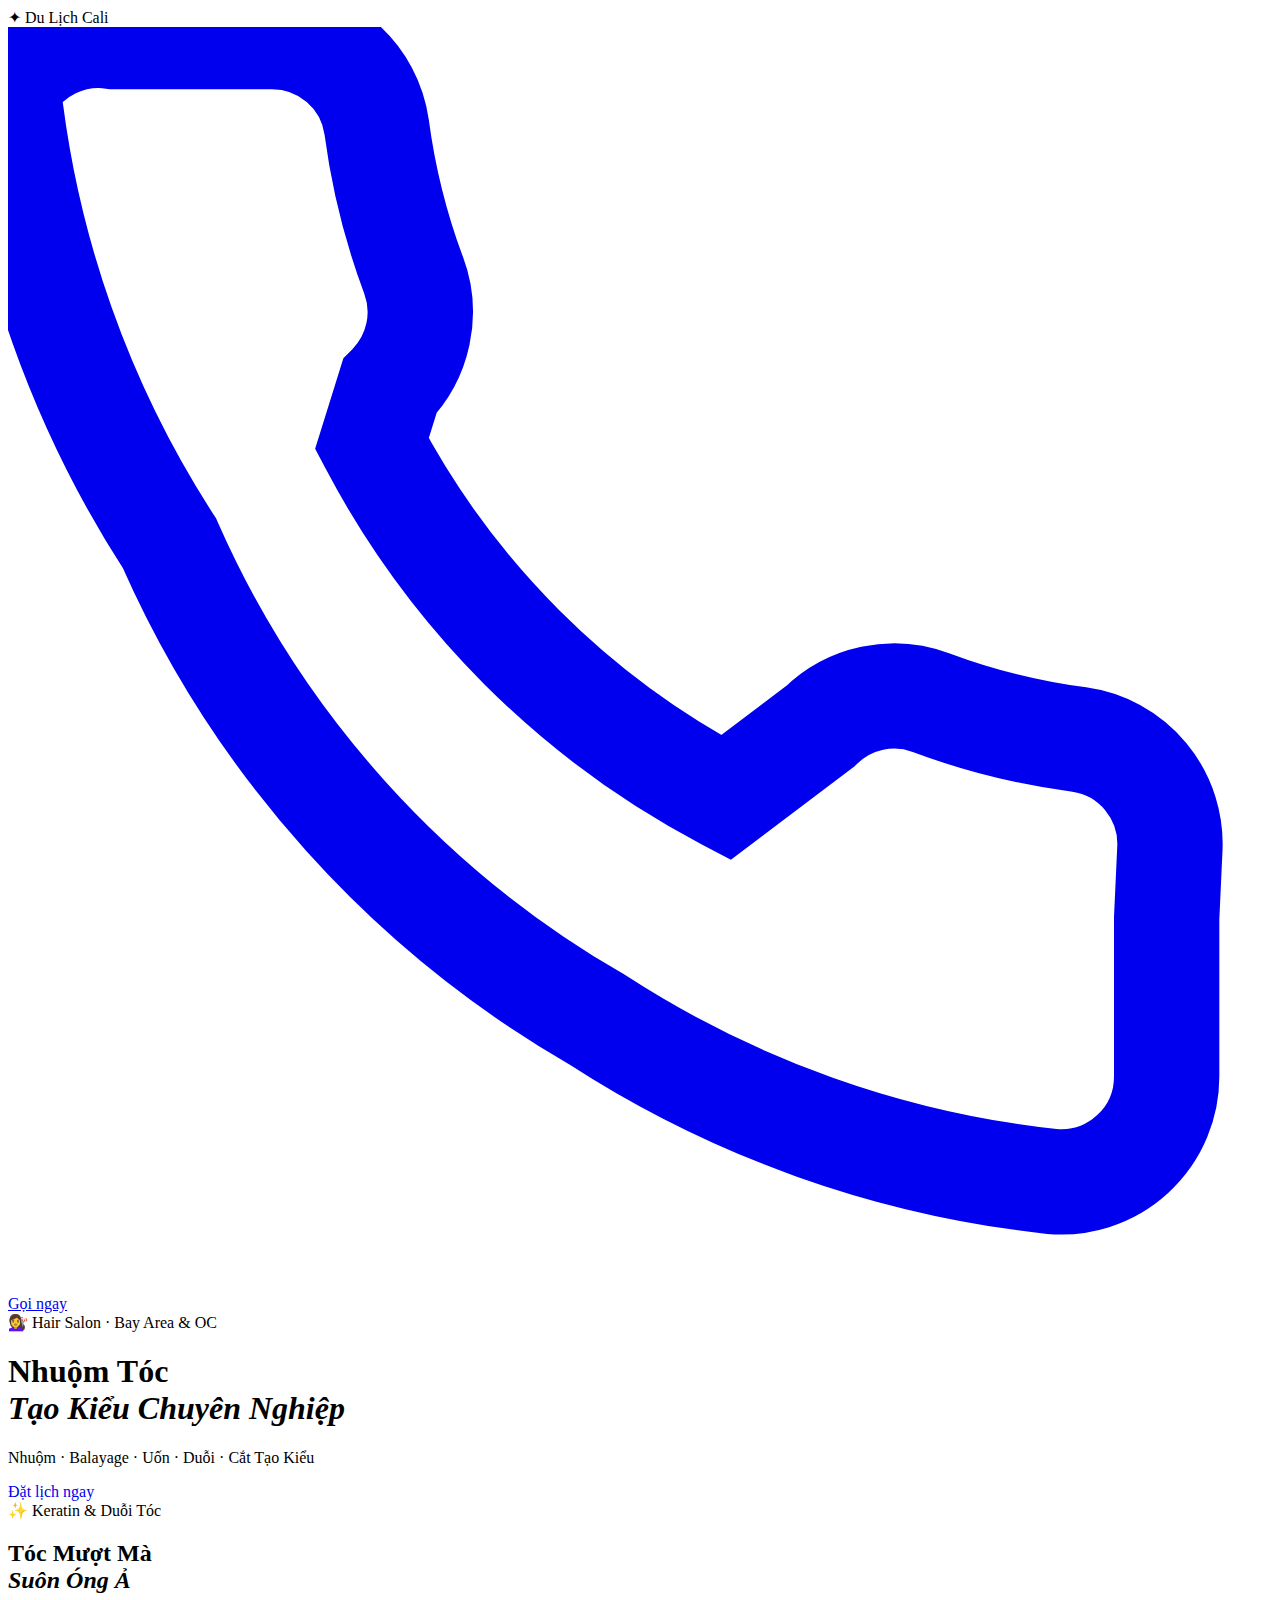
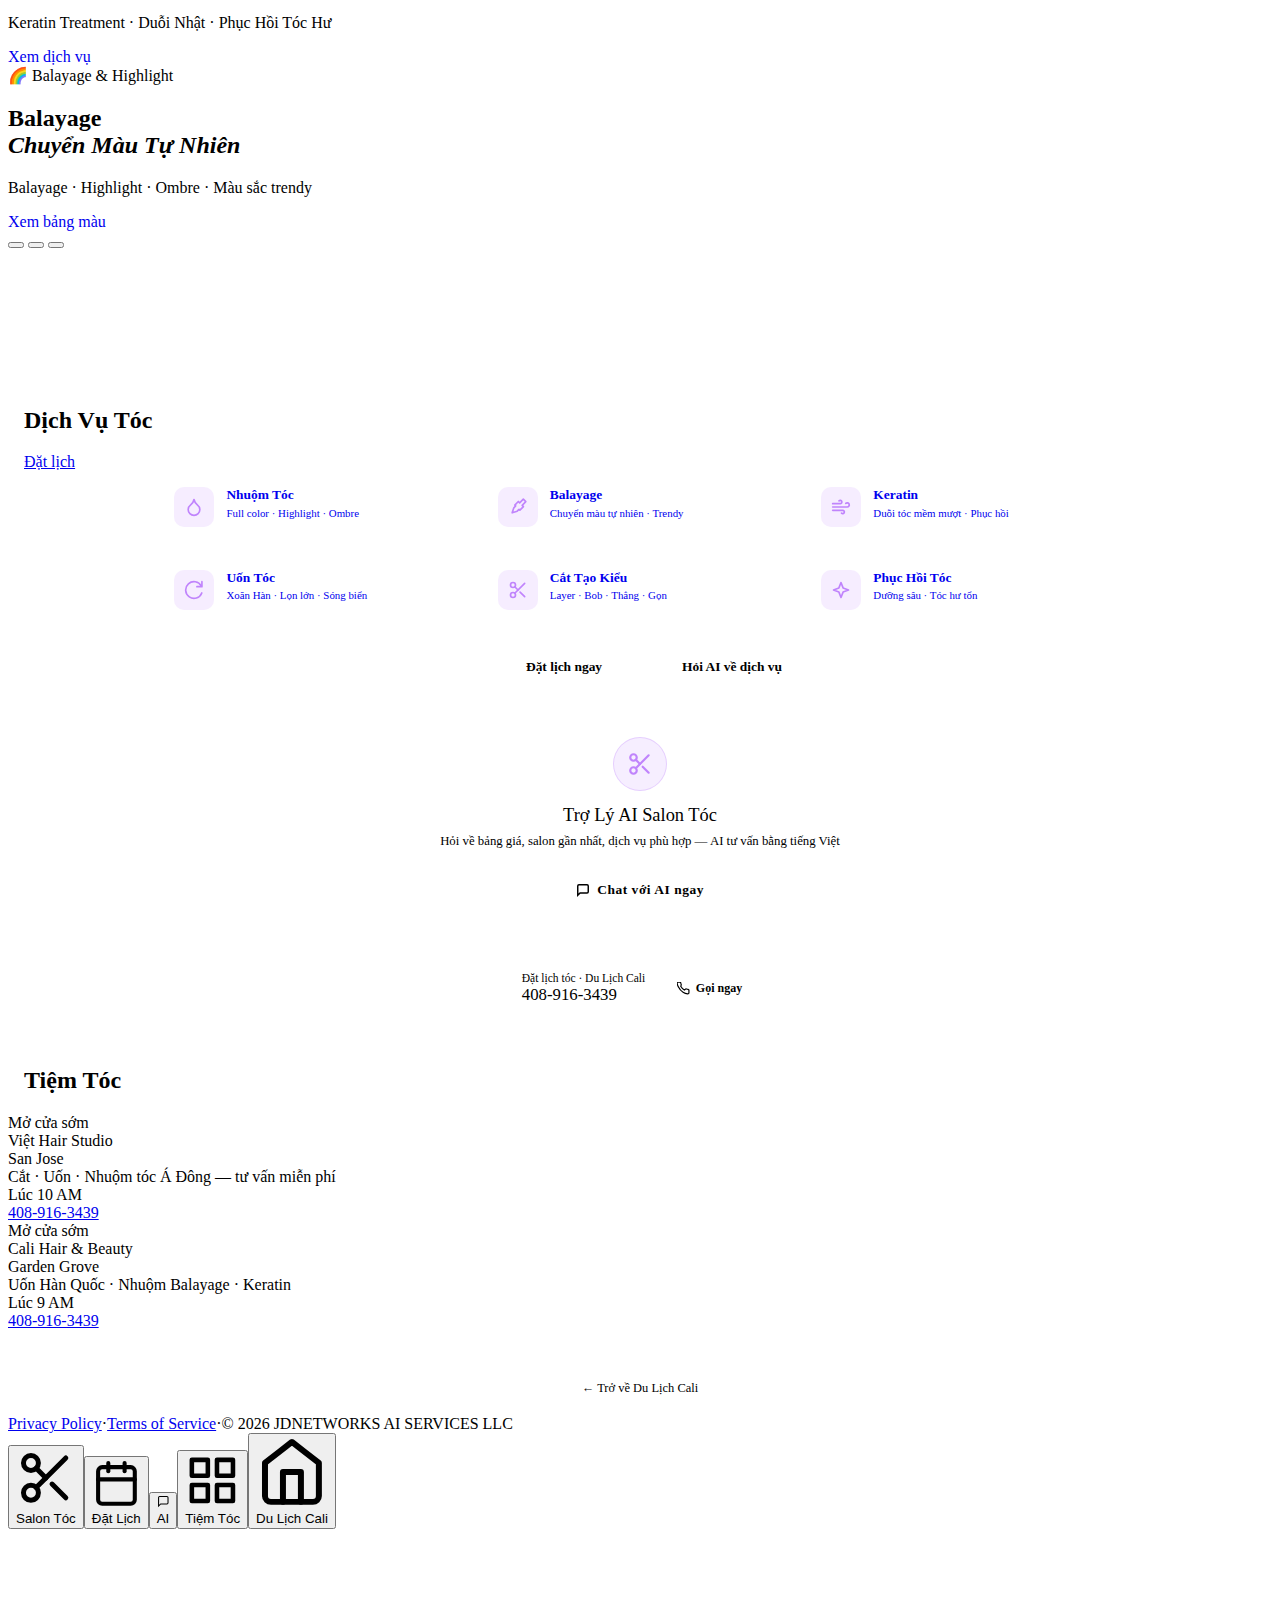
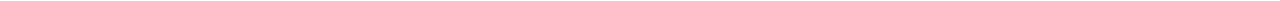
<file: hair.html>
<!DOCTYPE html>
<html lang="vi">
<head>
  <meta charset="UTF-8">
  <meta name="viewport" content="width=device-width, initial-scale=1.0, viewport-fit=cover">
  <meta name="theme-color" content="#0a2344">
  <title>Salon Tóc · Du Lịch Cali</title>
  <meta name="description" content="Đặt lịch làm tóc: cắt, nhuộm, balayage, keratin, uốn, duỗi. Salon uy tín tại Bay Area & OC, California.">
  <meta property="og:title" content="Salon Tóc · Du Lịch Cali">
  <meta property="og:description" content="Đặt lịch làm tóc — Nhuộm · Balayage · Uốn · Duỗi · Cắt Tạo Kiểu. Bay Area & OC.">

  <link rel="preconnect" href="https://fonts.googleapis.com">
  <link rel="preconnect" href="https://fonts.gstatic.com" crossorigin>
  <link href="https://fonts.googleapis.com/css2?family=Bodoni+Moda:ital,opsz,wght@0,6..96,300;0,6..96,400;1,6..96,300;1,6..96,400&family=Jost:wght@300;400;500;600&display=swap" rel="stylesheet">

  <link rel="stylesheet" href="/style.css?v=20260419j">
  <link rel="stylesheet" href="/desktop.css">

  <style>
    html, body { height: auto; min-height: 100vh; }
    body { overflow-y: auto; overflow-x: hidden; }
    .lp { display: flex; flex-direction: column; background: var(--navy-900); min-height: 100vh; }
    .hc { height: 76vh; min-height: 380px; }
    @media (min-width: 768px) { .hc { height: 72vh; min-height: 460px; } }

    /* Services grid */
    .svc-grid {
      display: grid;
      grid-template-columns: 1fr 1fr;
      gap: .65rem;
      padding: 0 1rem;
    }
    .svc-item {
      background: var(--navy-800);
      border: 1px solid var(--border);
      border-radius: var(--r-md);
      padding: 1rem .9rem;
      display: flex;
      align-items: flex-start;
      gap: .75rem;
      transition: border-color .18s;
      cursor: pointer;
      text-decoration: none;
    }
    .svc-item:hover { border-color: rgba(192,132,252,.45); }
    .svc-item__icon {
      width: 40px; height: 40px;
      border-radius: 10px;
      background: rgba(192,132,252,.15);
      display: flex; align-items: center; justify-content: center;
      flex-shrink: 0; color: #c084fc;
    }
    .svc-item__icon svg { width: 20px; height: 20px; }
    .svc-item__name { font-size: .84rem; font-weight: 600; color: var(--cream); display: block; margin-bottom: .15rem; font-family: var(--font-b); }
    .svc-item__sub { font-size: .68rem; color: var(--muted); display: block; line-height: 1.4; }

    /* AI block */
    .lp-ai {
      margin: 1rem 1rem 0;
      background: linear-gradient(135deg, var(--navy-800) 0%, #0e2c54 100%);
      border: 1px solid var(--border-g); border-radius: 16px; padding: 1.6rem 1.4rem; text-align: center;
    }
    .lp-ai__icon {
      width: 52px; height: 52px; border-radius: 50%;
      background: rgba(192,132,252,.14); border: 1px solid rgba(192,132,252,.3);
      display: flex; align-items: center; justify-content: center;
      margin: 0 auto .85rem; color: #c084fc;
    }
    .lp-ai__icon svg { width: 26px; height: 26px; }
    .lp-ai__title { font-family: var(--font-d); font-size: 1.15rem; font-weight: 400; color: var(--cream); margin: 0 0 .4rem; }
    .lp-ai__sub { font-size: .8rem; color: var(--muted); margin: 0 0 1.2rem; line-height: 1.5; }
    .lp-ai__btn {
      display: inline-flex; align-items: center; gap: .45rem;
      background: var(--gold); color: var(--navy-900);
      font-family: var(--font-b); font-weight: 700; font-size: .84rem; letter-spacing: .04em;
      padding: .72rem 1.6rem; border-radius: 99px; border: none; cursor: pointer; text-decoration: none; transition: background .18s;
    }
    .lp-ai__btn:hover { background: var(--gold-lt); color: var(--navy-900); }

    .lp-cta-row { display: flex; gap: .75rem; padding: 0 1rem; flex-wrap: wrap; }
    .lp-cta-btn {
      flex: 1; min-width: 140px;
      display: inline-flex; align-items: center; justify-content: center; gap: .4rem;
      padding: .75rem 1rem; border-radius: 10px; border: none; cursor: pointer;
      font-family: var(--font-b); font-weight: 600; font-size: .84rem; text-decoration: none; transition: opacity .18s;
    }
    .lp-cta-btn--primary { background: var(--gold); color: var(--navy-900); }
    .lp-cta-btn--ghost { background: var(--navy-800); color: var(--cream); border: 1px solid var(--border); }
    .lp-cta-btn:hover { opacity: .85; }

    .lp-contact {
      margin: 1.2rem 1rem 0; padding: 1.1rem 1.2rem;
      background: rgba(255,255,255,.03); border: 1px solid var(--border); border-radius: 12px;
      display: flex; align-items: center; justify-content: space-between; gap: 1rem;
    }
    .lp-contact__label { font-size: .72rem; color: var(--muted); display: block; margin-bottom: .1rem; }
    .lp-contact__num { font-family: var(--font-d); font-size: 1.05rem; color: var(--gold); text-decoration: none; }
    .lp-contact__num:hover { color: var(--gold-lt); }
    .lp-contact__call {
      display: inline-flex; align-items: center; gap: .35rem; background: var(--gold); color: var(--navy-900);
      font-weight: 700; font-size: .75rem; padding: .5rem 1rem; border-radius: 99px; text-decoration: none; flex-shrink: 0;
    }

    .lp-back {
      display: block; text-align: center; padding: 1.2rem 1rem; font-size: .78rem; color: var(--muted);
      text-decoration: none; border-top: 1px solid var(--border); margin-top: 1.5rem;
    }
    .lp-back:hover { color: var(--cream); }


    @keyframes svc-in { from { opacity:0; transform:translateY(12px); } to { opacity:1; transform:translateY(0); } }
    @media (prefers-reduced-motion: no-preference) {
      .svc-item { animation: svc-in .35s ease both; }
      .svc-item:nth-child(1) { animation-delay:.05s; }
      .svc-item:nth-child(2) { animation-delay:.10s; }
      .svc-item:nth-child(3) { animation-delay:.15s; }
      .svc-item:nth-child(4) { animation-delay:.20s; }
      .svc-item:nth-child(5) { animation-delay:.25s; }
      .svc-item:nth-child(6) { animation-delay:.30s; }
    }

    @media (min-width: 768px) {
      .svc-grid { grid-template-columns: repeat(3, 1fr); padding: 0 2rem; }
      .lp-ai, .lp-contact { margin-left: 2rem; margin-right: 2rem; }
      .lp-cta-row { padding: 0 2rem; }
    }
    @media (min-width: 1200px) {
      .svc-grid, .lp-ai, .lp-contact, .lp-cta-row { max-width: 960px; margin-left: auto; margin-right: auto; }
    }
  </style>
</head>
<body>
<div class="lp">

  <header class="app-bar">
    <a href="/" class="app-bar__brand" style="text-decoration:none; color:var(--cream);">✦ Du Lịch Cali</a>
    <a href="tel:4089163439" class="app-bar__call">
      <svg viewBox="0 0 24 24" fill="none" stroke="currentColor" stroke-width="2" stroke-linecap="round">
        <path d="M22 16.92v3a2 2 0 01-2.18 2 19.79 19.79 0 01-8.63-3.07A19.5 19.5 0 013.07 9.81a19.79 19.79 0 01-3.07-8.67A2 2 0 012 .18h3a2 2 0 012 1.72c.127.96.361 1.903.7 2.81a2 2 0 01-.45 2.11L6.91 7.91a16 16 0 006.72 6.72l1.79-1.35a2 2 0 012.11-.45c.907.339 1.85.573 2.81.7a2 2 0 011.72 2.09z"/>
      </svg>
      Gọi ngay
    </a>
  </header>

  <!-- Hero Carousel -->
  <div class="hc" id="heroCarousel" aria-roledescription="carousel" aria-label="Salon tóc">

    <div class="hc__slide hc__slide--active" data-idx="0" role="group" aria-label="1 của 3"
         style="--accent:#c084fc;--accent-glow:rgba(192,132,252,.48);">
      <div class="hc__bg" style="background-image:url('/images/hair-1.jpg');background-position:center center;"></div>
      <div class="hc__gradient"></div>
      <div class="hc__body">
        <span class="hc__chip">💇‍♀️ Hair Salon · Bay Area &amp; OC</span>
        <h1 class="hc__title">Nhuộm Tóc<br><em>Tạo Kiểu Chuyên Nghiệp</em></h1>
        <p class="hc__sub">Nhuộm · Balayage · Uốn · Duỗi · Cắt Tạo Kiểu</p>
        <a href="/marketplace/?cat=hair" class="hc__cta" style="text-decoration:none;">Đặt lịch ngay</a>
      </div>
    </div>

    <div class="hc__slide" data-idx="1" role="group" aria-label="2 của 3"
         style="--accent:#e879f9;--accent-glow:rgba(232,121,249,.42);">
      <div class="hc__bg" style="background-image:url('/images/hair-2.jpg');background-position:center center;"></div>
      <div class="hc__gradient"></div>
      <div class="hc__body">
        <span class="hc__chip">✨ Keratin &amp; Duỗi Tóc</span>
        <h2 class="hc__title">Tóc Mượt Mà<br><em>Suôn Óng Ả</em></h2>
        <p class="hc__sub">Keratin Treatment · Duỗi Nhật · Phục Hồi Tóc Hư</p>
        <a href="/marketplace/?cat=hair" class="hc__cta" style="text-decoration:none;">Xem dịch vụ</a>
      </div>
    </div>

    <div class="hc__slide" data-idx="2" role="group" aria-label="3 của 3"
         style="--accent:#c084fc;--accent-glow:rgba(192,132,252,.48);">
      <div class="hc__bg" style="background-image:url('/images/hair-3.jpg');background-position:center center;"></div>
      <div class="hc__gradient"></div>
      <div class="hc__body">
        <span class="hc__chip">🌈 Balayage &amp; Highlight</span>
        <h2 class="hc__title">Balayage<br><em>Chuyển Màu Tự Nhiên</em></h2>
        <p class="hc__sub">Balayage · Highlight · Ombre · Màu sắc trendy</p>
        <a href="/marketplace/?cat=hair" class="hc__cta" style="text-decoration:none;">Xem bảng màu</a>
      </div>
    </div>

    <div class="hc__dots" role="tablist" aria-label="Chọn slide">
      <button class="hc__dot hc__dot--active" data-dot="0" role="tab" aria-selected="true"  aria-label="Slide 1"></button>
      <button class="hc__dot"                 data-dot="1" role="tab" aria-selected="false" aria-label="Slide 2"></button>
      <button class="hc__dot"                 data-dot="2" role="tab" aria-selected="false" aria-label="Slide 3"></button>
    </div>
    <div class="hc__progress" role="none"><div class="hc__progress-bar" id="hcProgressBar"></div></div>
  </div>

  <!-- Services List -->
  <section class="home-section" style="padding:1.6rem 0 .6rem;">
    <div class="section-hdr" style="padding:0 1rem;">
      <h2 class="section-title">Dịch Vụ Tóc</h2>
      <a href="/marketplace/?cat=hair" class="see-all">Đặt lịch</a>
    </div>
    <div class="svc-grid">
      <a href="/marketplace/?cat=hair" class="svc-item">
        <div class="svc-item__icon"><svg viewBox="0 0 24 24" fill="none" stroke="currentColor" stroke-width="2" stroke-linecap="round" stroke-linejoin="round"><path d="M12 22a7 7 0 0 0 7-7c0-2-1-3.9-3-5.5S12.5 5.5 12 3c-.5 2.5-2 4.9-4 6.5C6 11.1 5 13 5 15a7 7 0 0 0 7 7z"/></svg></div>
        <div>
          <span class="svc-item__name">Nhuộm Tóc</span>
          <span class="svc-item__sub">Full color · Highlight · Ombre</span>
        </div>
      </a>
      <a href="/marketplace/?cat=hair" class="svc-item">
        <div class="svc-item__icon"><svg viewBox="0 0 24 24" fill="none" stroke="currentColor" stroke-width="2" stroke-linecap="round" stroke-linejoin="round"><path d="M18.37 2.63 14 7l-1.59-1.59-4.24 4.24 1.06 1.06L7 13l-2 6 6-2 2.22-2.22 1.06 1.06 4.24-4.24L17 10l4.37-4.37z"/></svg></div>
        <div>
          <span class="svc-item__name">Balayage</span>
          <span class="svc-item__sub">Chuyển màu tự nhiên · Trendy</span>
        </div>
      </a>
      <a href="/marketplace/?cat=hair" class="svc-item">
        <div class="svc-item__icon"><svg viewBox="0 0 24 24" fill="none" stroke="currentColor" stroke-width="2" stroke-linecap="round" stroke-linejoin="round"><path d="M17.7 7.7a2.5 2.5 0 1 1 1.8 4.3H2"/><path d="M9.6 4.6A2 2 0 1 1 11 8H2"/><path d="M12.6 19.4A2 2 0 1 0 14 16H2"/></svg></div>
        <div>
          <span class="svc-item__name">Keratin</span>
          <span class="svc-item__sub">Duỗi tóc mềm mượt · Phục hồi</span>
        </div>
      </a>
      <a href="/marketplace/?cat=hair" class="svc-item">
        <div class="svc-item__icon"><svg viewBox="0 0 24 24" fill="none" stroke="currentColor" stroke-width="2" stroke-linecap="round" stroke-linejoin="round"><path d="M21.5 2v6h-6"/><path d="M21.34 15.57a10 10 0 1 1-.57-8.38"/></svg></div>
        <div>
          <span class="svc-item__name">Uốn Tóc</span>
          <span class="svc-item__sub">Xoăn Hàn · Lọn lớn · Sóng biển</span>
        </div>
      </a>
      <a href="/marketplace/?cat=hair" class="svc-item">
        <div class="svc-item__icon"><svg viewBox="0 0 24 24" fill="none" stroke="currentColor" stroke-width="2" stroke-linecap="round" stroke-linejoin="round"><circle cx="6" cy="6" r="3"/><circle cx="6" cy="18" r="3"/><line x1="20" y1="4" x2="8.12" y2="15.88"/><line x1="14.47" y1="14.48" x2="20" y2="20"/><line x1="8.12" y1="8.12" x2="12" y2="12"/></svg></div>
        <div>
          <span class="svc-item__name">Cắt Tạo Kiểu</span>
          <span class="svc-item__sub">Layer · Bob · Thẳng · Gọn</span>
        </div>
      </a>
      <a href="/marketplace/?cat=hair" class="svc-item">
        <div class="svc-item__icon"><svg viewBox="0 0 24 24" fill="none" stroke="currentColor" stroke-width="2" stroke-linecap="round" stroke-linejoin="round"><path d="M12 3 9.5 9.5 3 12l6.5 2.5L12 21l2.5-6.5L21 12l-6.5-2.5Z"/></svg></div>
        <div>
          <span class="svc-item__name">Phục Hồi Tóc</span>
          <span class="svc-item__sub">Dưỡng sâu · Tóc hư tổn</span>
        </div>
      </a>
    </div>
  </section>

  <div class="lp-cta-row" style="margin-top:.75rem;">
    <a href="/marketplace/?cat=hair" class="lp-cta-btn lp-cta-btn--primary">Đặt lịch ngay</a>
    <button onclick="LandingNav.openChat()" class="lp-cta-btn lp-cta-btn--ghost" style="cursor:pointer">Hỏi AI về dịch vụ</button>
  </div>

  <div class="lp-ai" style="margin-top:1.5rem;">
    <div class="lp-ai__icon"><svg viewBox="0 0 24 24" fill="none" stroke="currentColor" stroke-width="2" stroke-linecap="round" stroke-linejoin="round"><circle cx="6" cy="6" r="3"/><circle cx="6" cy="18" r="3"/><line x1="20" y1="4" x2="8.12" y2="15.88"/><line x1="14.47" y1="14.48" x2="20" y2="20"/><line x1="8.12" y1="8.12" x2="12" y2="12"/></svg></div>
    <p class="lp-ai__title">Trợ Lý AI Salon Tóc</p>
    <p class="lp-ai__sub">Hỏi về bảng giá, salon gần nhất, dịch vụ phù hợp — AI tư vấn bằng tiếng Việt</p>
    <button onclick="LandingNav.openChat()" class="lp-ai__btn" style="cursor:pointer">
      <svg width="14" height="14" viewBox="0 0 24 24" fill="none" stroke="currentColor" stroke-width="2.5" stroke-linecap="round"><path d="M21 15a2 2 0 01-2 2H7l-4 4V5a2 2 0 012-2h14a2 2 0 012 2z"/></svg>
      Chat với AI ngay
    </button>
  </div>

  <div class="lp-contact">
    <div>
      <span class="lp-contact__label">Đặt lịch tóc · Du Lịch Cali</span>
      <a href="tel:4089163439" class="lp-contact__num">408-916-3439</a>
    </div>
    <a href="tel:4089163439" class="lp-contact__call">
      <svg width="13" height="13" viewBox="0 0 24 24" fill="none" stroke="currentColor" stroke-width="2.2" stroke-linecap="round"><path d="M22 16.92v3a2 2 0 01-2.18 2 19.79 19.79 0 01-8.63-3.07A19.5 19.5 0 013.07 9.81a19.79 19.79 0 01-3.07-8.67A2 2 0 012 .18h3a2 2 0 012 1.72c.127.96.361 1.903.7 2.81a2 2 0 01-.45 2.11L6.91 7.91a16 16 0 006.72 6.72l1.79-1.35a2 2 0 012.11-.45c.907.339 1.85.573 2.81.7a2 2 0 011.72 2.09z"/></svg>
      Gọi ngay
    </a>
  </div>

  <section id="lpVendorSection" class="home-section" style="padding:1.5rem 0 .5rem;">
    <div class="section-hdr" style="padding:0 1rem;">
      <h2 class="section-title">Tiệm Tóc</h2>
    </div>
    <div id="lpVendorGrid"></div>
  </section>

  <a href="/" class="lp-back">← Trở về Du Lịch Cali</a>

  <div id="lpNav"></div>

</div>

<script src="/marketplace/services-data.js"></script>
<script src="/landing-nav.js?v=20260417b"></script>
<script>
  document.addEventListener('DOMContentLoaded', function() {
    LandingNav.init({
      category: 'hair',
      aiEntry:  'marketplace',
      tab1Label: 'Salon Tóc',
      tab1Icon:  '<svg viewBox="0 0 24 24" fill="none" stroke="currentColor" stroke-width="2" stroke-linecap="round" stroke-linejoin="round"><circle cx="6" cy="6" r="3"/><circle cx="6" cy="18" r="3"/><line x1="20" y1="4" x2="8.12" y2="15.88"/><line x1="14.47" y1="14.48" x2="20" y2="20"/><line x1="8.12" y1="8.12" x2="12" y2="12"/></svg>',
      tab1Href:  '/hair',
      tab2Label: 'Đặt Lịch',
      tab2Href:  '/marketplace/?cat=hair',
      tab4Label: 'Tiệm Tóc',
    });
  });
</script>
<script>
  (function() {
    var DURATION = 5000, current = 0, timer = null, slides, dots, bar, startX = 0;
    function init() {
      var el = document.getElementById('heroCarousel');
      if (!el) return;
      slides = el.querySelectorAll('.hc__slide'); dots = el.querySelectorAll('.hc__dot'); bar = document.getElementById('hcProgressBar');
      dots.forEach(function(d) { d.addEventListener('click', function() { goto(parseInt(d.dataset.dot,10)); }); });
      el.addEventListener('touchstart', function(e) { startX = e.changedTouches[0].clientX; }, { passive: true });
      el.addEventListener('touchend', function(e) {
        var dx = e.changedTouches[0].clientX - startX;
        if (Math.abs(dx) < 44) return;
        goto(dx < 0 ? (current+1)%slides.length : (current-1+slides.length)%slides.length);
      }, { passive: true });
      start();
    }
    function goto(idx) {
      slides[current].classList.remove('hc__slide--active'); dots[current].classList.remove('hc__dot--active'); dots[current].setAttribute('aria-selected','false');
      current = idx;
      slides[current].classList.add('hc__slide--active'); dots[current].classList.add('hc__dot--active'); dots[current].setAttribute('aria-selected','true');
      stop(); start();
    }
    function start() { animateProgress(); timer = setTimeout(function() { goto((current+1)%slides.length); }, DURATION); }
    function stop() { clearTimeout(timer); if (bar) { bar.style.transition='none'; bar.style.width='0%'; void bar.offsetWidth; } }
    function animateProgress() {
      if (!bar) return;
      if (window.matchMedia('(prefers-reduced-motion:reduce)').matches) { bar.style.width='100%'; return; }
      bar.style.transition='none'; bar.style.width='0%'; void bar.offsetWidth;
      bar.style.transition='width '+DURATION+'ms linear'; bar.style.width='100%';
    }
    document.addEventListener('DOMContentLoaded', init);
  })();
</script>
</body>
</html>
</file>
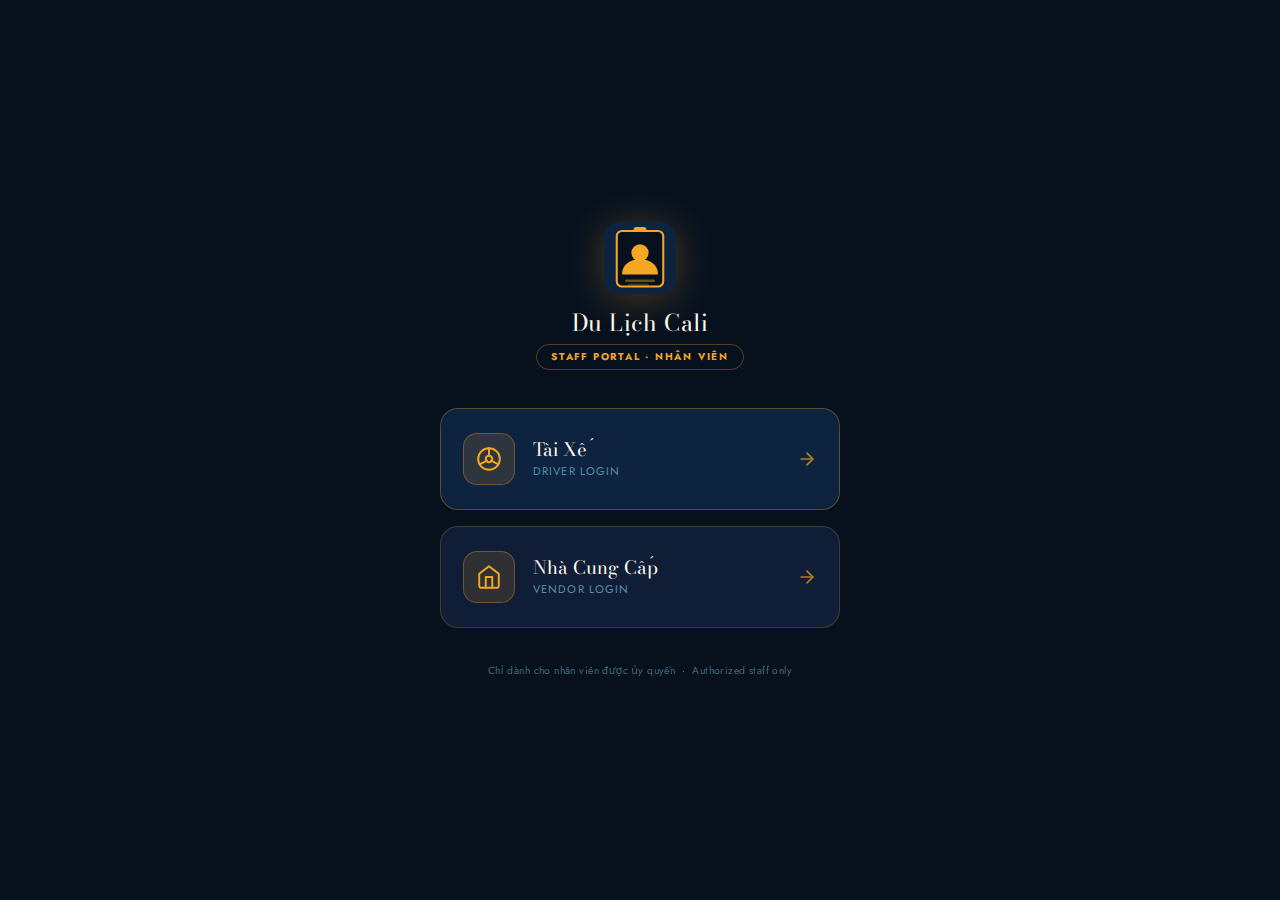
<file: portal.html>
<!DOCTYPE html>
<html lang="vi">
<head>
  <meta charset="UTF-8">
  <meta name="viewport" content="width=device-width, initial-scale=1.0, viewport-fit=cover">
  <meta name="theme-color" content="#07111e">

  <!-- PWA / Home Screen -->
  <meta name="apple-mobile-web-app-capable" content="yes">
  <meta name="apple-mobile-web-app-status-bar-style" content="black-translucent">
  <meta name="apple-mobile-web-app-title" content="DLC Portal">
  <link rel="apple-touch-icon" href="icons/apple-touch-icon.png">
  <link rel="icon" type="image/svg+xml" href="icons/portal-icon.svg">
  <link rel="icon" type="image/x-icon" href="favicon.ico">
  <link rel="manifest" href="manifest-portal.json">

  <title>DLC · Staff Portal</title>

  <link rel="preconnect" href="https://fonts.googleapis.com">
  <link rel="preconnect" href="https://fonts.gstatic.com" crossorigin>
  <link href="https://fonts.googleapis.com/css2?family=Bodoni+Moda:opsz,wght@6..96,400;700&family=Jost:wght@400;500;600;700&display=swap" rel="stylesheet">

  <style>
    :root {
      --bg:       #07111e;
      --card:     #0d2340;
      --card2:    #0f1e36;
      --gold:     #f5a623;
      --gold-lt:  #ffc857;
      --gold-dim: rgba(245,166,35,.14);
      --cream:    #fff8ee;
      --text:     #c8e4f8;
      --muted:    #5a8fad;
      --border:   rgba(255,255,255,.10);
      --border-g: rgba(245,166,35,.32);
      --font-d:   'Bodoni Moda', Georgia, serif;
      --font-b:   'Jost', system-ui, sans-serif;
    }

    *, *::before, *::after { box-sizing: border-box; margin: 0; padding: 0; }

    html, body {
      height: 100%;
      font-family: var(--font-b);
      background: var(--bg);
      color: var(--text);
      -webkit-font-smoothing: antialiased;
    }

    body {
      display: flex;
      flex-direction: column;
      align-items: center;
      justify-content: center;
      min-height: 100%;
      padding: 2.5rem 1.25rem;
      padding-top:    max(2.5rem, calc(env(safe-area-inset-top,  0px) + 2rem));
      padding-bottom: max(2.5rem, calc(env(safe-area-inset-bottom, 0px) + 2rem));
    }

    /* ── Header ──────────────────────────────────── */
    .portal-header {
      text-align: center;
      margin-bottom: 2.4rem;
    }

    .portal-badge {
      width: 72px; height: 72px;
      margin: 0 auto 1rem;
      display: block;
      filter: drop-shadow(0 4px 18px rgba(245,166,35,.28));
    }

    .portal-brand {
      font-family: var(--font-d);
      font-size: 1.45rem;
      color: var(--cream);
      letter-spacing: .02em;
      line-height: 1.1;
    }

    .portal-tag {
      display: inline-block;
      margin-top: .55rem;
      font-size: .62rem;
      font-weight: 700;
      letter-spacing: .18em;
      text-transform: uppercase;
      color: var(--gold);
      border: 1px solid var(--border-g);
      border-radius: 999px;
      padding: .28rem .85rem;
    }

    /* ── Cards ───────────────────────────────────── */
    .portal-cards {
      width: 100%;
      max-width: 400px;
      display: flex;
      flex-direction: column;
      gap: 1rem;
    }

    .portal-card {
      display: flex;
      align-items: center;
      gap: 1.1rem;
      background: var(--card);
      border: 1px solid var(--border-g);
      border-radius: 18px;
      padding: 1.5rem 1.4rem;
      text-decoration: none;
      cursor: pointer;
      transition: background .18s, border-color .18s, transform .14s;
      -webkit-tap-highlight-color: transparent;
    }

    .portal-card:hover  { background: #112a50; border-color: var(--gold); }
    .portal-card:active { transform: scale(.97); }

    .portal-card--vendor {
      background: var(--card2);
      border-color: rgba(245,166,35,.22);
    }
    .portal-card--vendor:hover { background: #0f2340; border-color: var(--gold); }

    .card-icon {
      flex-shrink: 0;
      width: 52px; height: 52px;
      border-radius: 14px;
      background: var(--gold-dim);
      border: 1px solid var(--border-g);
      display: flex; align-items: center; justify-content: center;
    }

    .card-icon svg { width: 26px; height: 26px; }

    .card-body { flex: 1; }

    .card-title {
      font-family: var(--font-d);
      font-size: 1.15rem;
      color: var(--cream);
      line-height: 1.15;
    }

    .card-sub {
      font-size: .7rem;
      color: var(--muted);
      margin-top: .2rem;
      text-transform: uppercase;
      letter-spacing: .1em;
    }

    .card-arrow {
      flex-shrink: 0;
      color: var(--gold);
      opacity: .7;
    }

    /* ── Footer ──────────────────────────────────── */
    .portal-footer {
      margin-top: 2.2rem;
      font-size: .65rem;
      color: var(--muted);
      text-align: center;
      letter-spacing: .04em;
      opacity: .7;
    }
  </style>
</head>
<body>

  <header class="portal-header">
    <!-- Staff badge icon -->
    <svg class="portal-badge" xmlns="http://www.w3.org/2000/svg" viewBox="0 0 192 192" aria-hidden="true">
      <rect width="192" height="192" rx="42" fill="#0d2340"/>
      <rect x="79" y="13" width="34" height="20" rx="7" fill="#f5a623"/>
      <rect x="34" y="24" width="124" height="148" rx="14" fill="#07111e" stroke="#f5a623" stroke-width="5.5"/>
      <circle cx="96" cy="82" r="23" fill="#f5a623"/>
      <path d="M48 140 C48 113 69 99 96 99 C123 99 144 113 144 140 Z" fill="#f5a623"/>
      <rect x="56" y="153" width="80" height="7" rx="3.5" fill="#f5a623" opacity="0.42"/>
      <rect x="64" y="164" width="56" height="6" rx="3" fill="#f5a623" opacity="0.24"/>
    </svg>

    <div class="portal-brand">Du Lịch Cali</div>
    <span class="portal-tag">Staff Portal · Nhân Viên</span>
  </header>

  <nav class="portal-cards" aria-label="Login options">

    <!-- Driver -->
    <a class="portal-card" href="/driver-login">
      <div class="card-icon">
        <!-- Steering wheel icon -->
        <svg viewBox="0 0 24 24" fill="none" stroke="#f5a623" stroke-width="1.8" stroke-linecap="round" stroke-linejoin="round" aria-hidden="true">
          <circle cx="12" cy="12" r="10"/>
          <circle cx="12" cy="12" r="3"/>
          <line x1="12" y1="2"  x2="12" y2="9"/>
          <line x1="4.2" y1="16.5" x2="10.1" y2="13.5"/>
          <line x1="19.8" y1="16.5" x2="13.9" y2="13.5"/>
        </svg>
      </div>
      <div class="card-body">
        <div class="card-title">Tài Xế</div>
        <div class="card-sub">Driver Login</div>
      </div>
      <svg class="card-arrow" width="20" height="20" viewBox="0 0 24 24" fill="none" stroke="currentColor" stroke-width="2" stroke-linecap="round" aria-hidden="true">
        <line x1="5" y1="12" x2="19" y2="12"/>
        <polyline points="12 5 19 12 12 19"/>
      </svg>
    </a>

    <!-- Vendor -->
    <a class="portal-card portal-card--vendor" href="/vendor-login">
      <div class="card-icon">
        <!-- Store/shop icon -->
        <svg viewBox="0 0 24 24" fill="none" stroke="#f5a623" stroke-width="1.8" stroke-linecap="round" stroke-linejoin="round" aria-hidden="true">
          <path d="M3 9l9-7 9 7v11a2 2 0 01-2 2H5a2 2 0 01-2-2z"/>
          <polyline points="9 22 9 12 15 12 15 22"/>
        </svg>
      </div>
      <div class="card-body">
        <div class="card-title">Nhà Cung Cấp</div>
        <div class="card-sub">Vendor Login</div>
      </div>
      <svg class="card-arrow" width="20" height="20" viewBox="0 0 24 24" fill="none" stroke="currentColor" stroke-width="2" stroke-linecap="round" aria-hidden="true">
        <line x1="5" y1="12" x2="19" y2="12"/>
        <polyline points="12 5 19 12 12 19"/>
      </svg>
    </a>

  </nav>

  <p class="portal-footer">Chỉ dành cho nhân viên được ủy quyền &nbsp;·&nbsp; Authorized staff only</p>

</body>
</html>
</file>
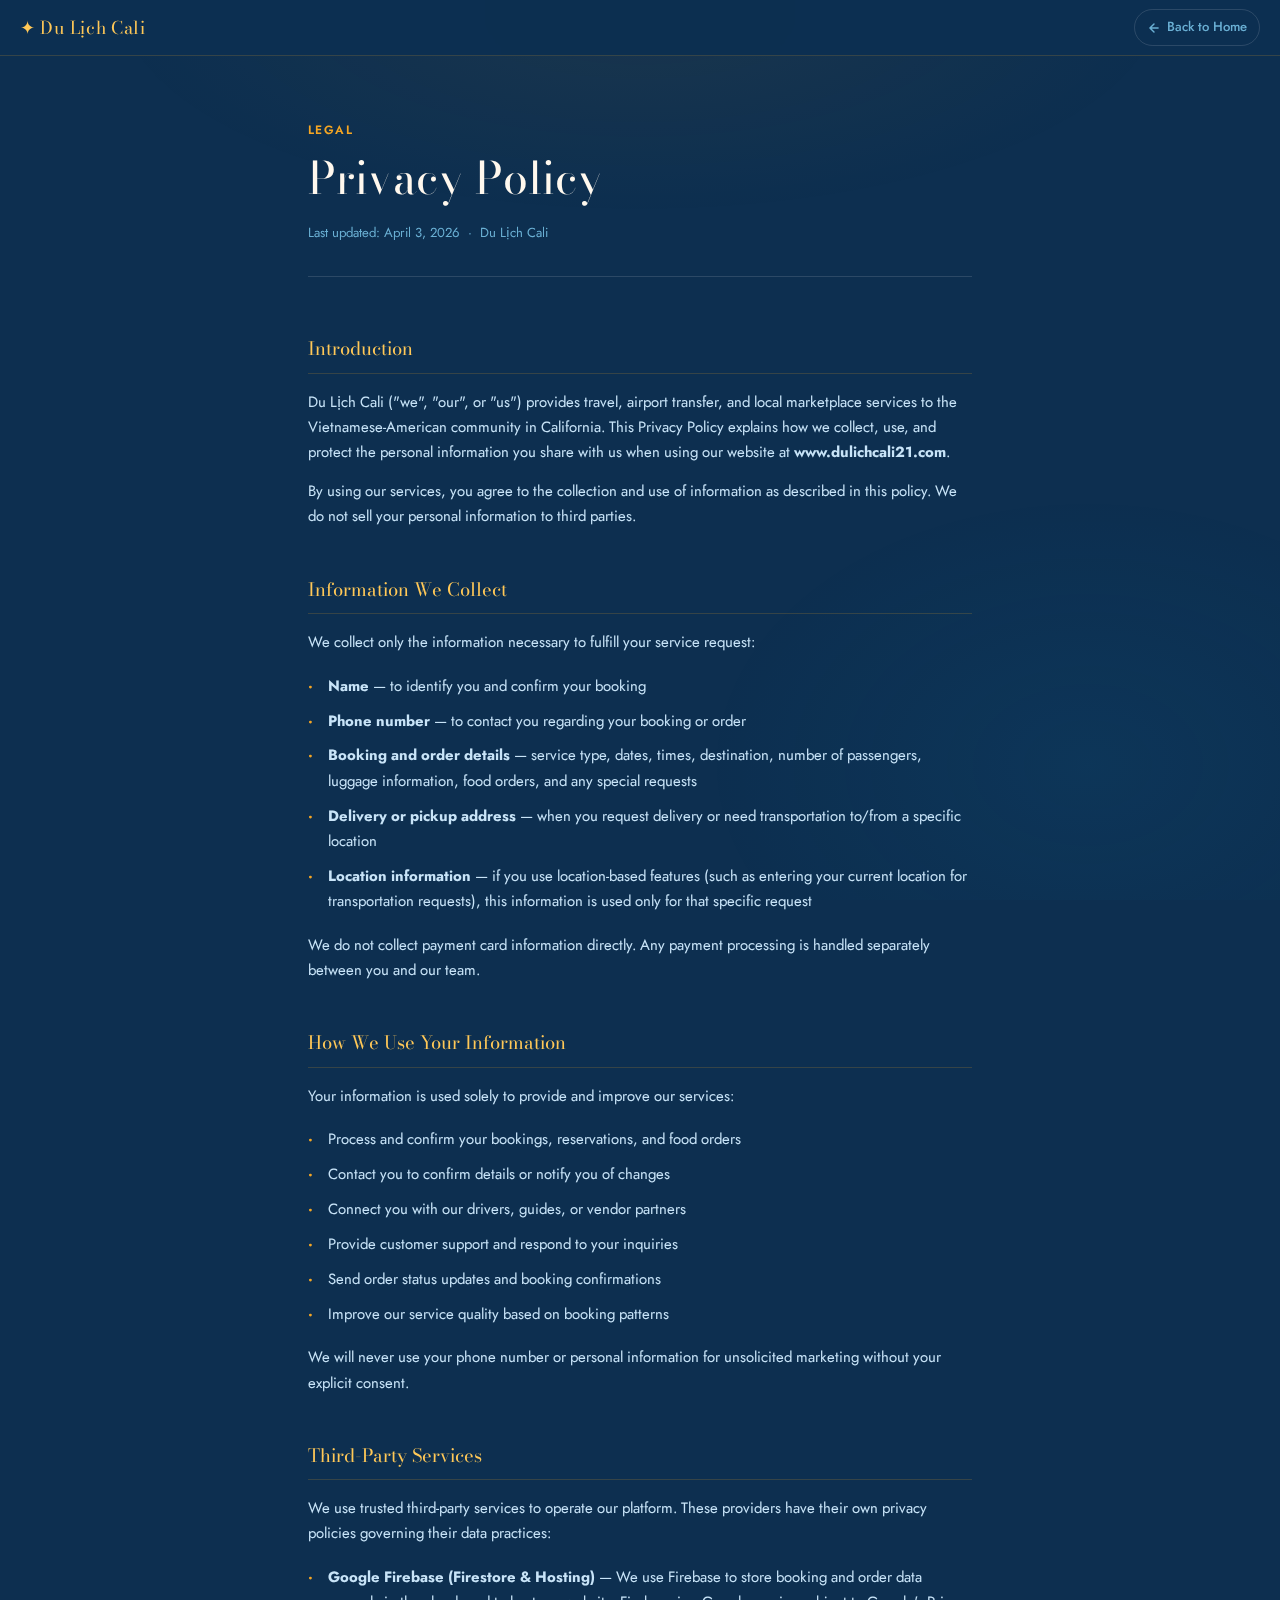
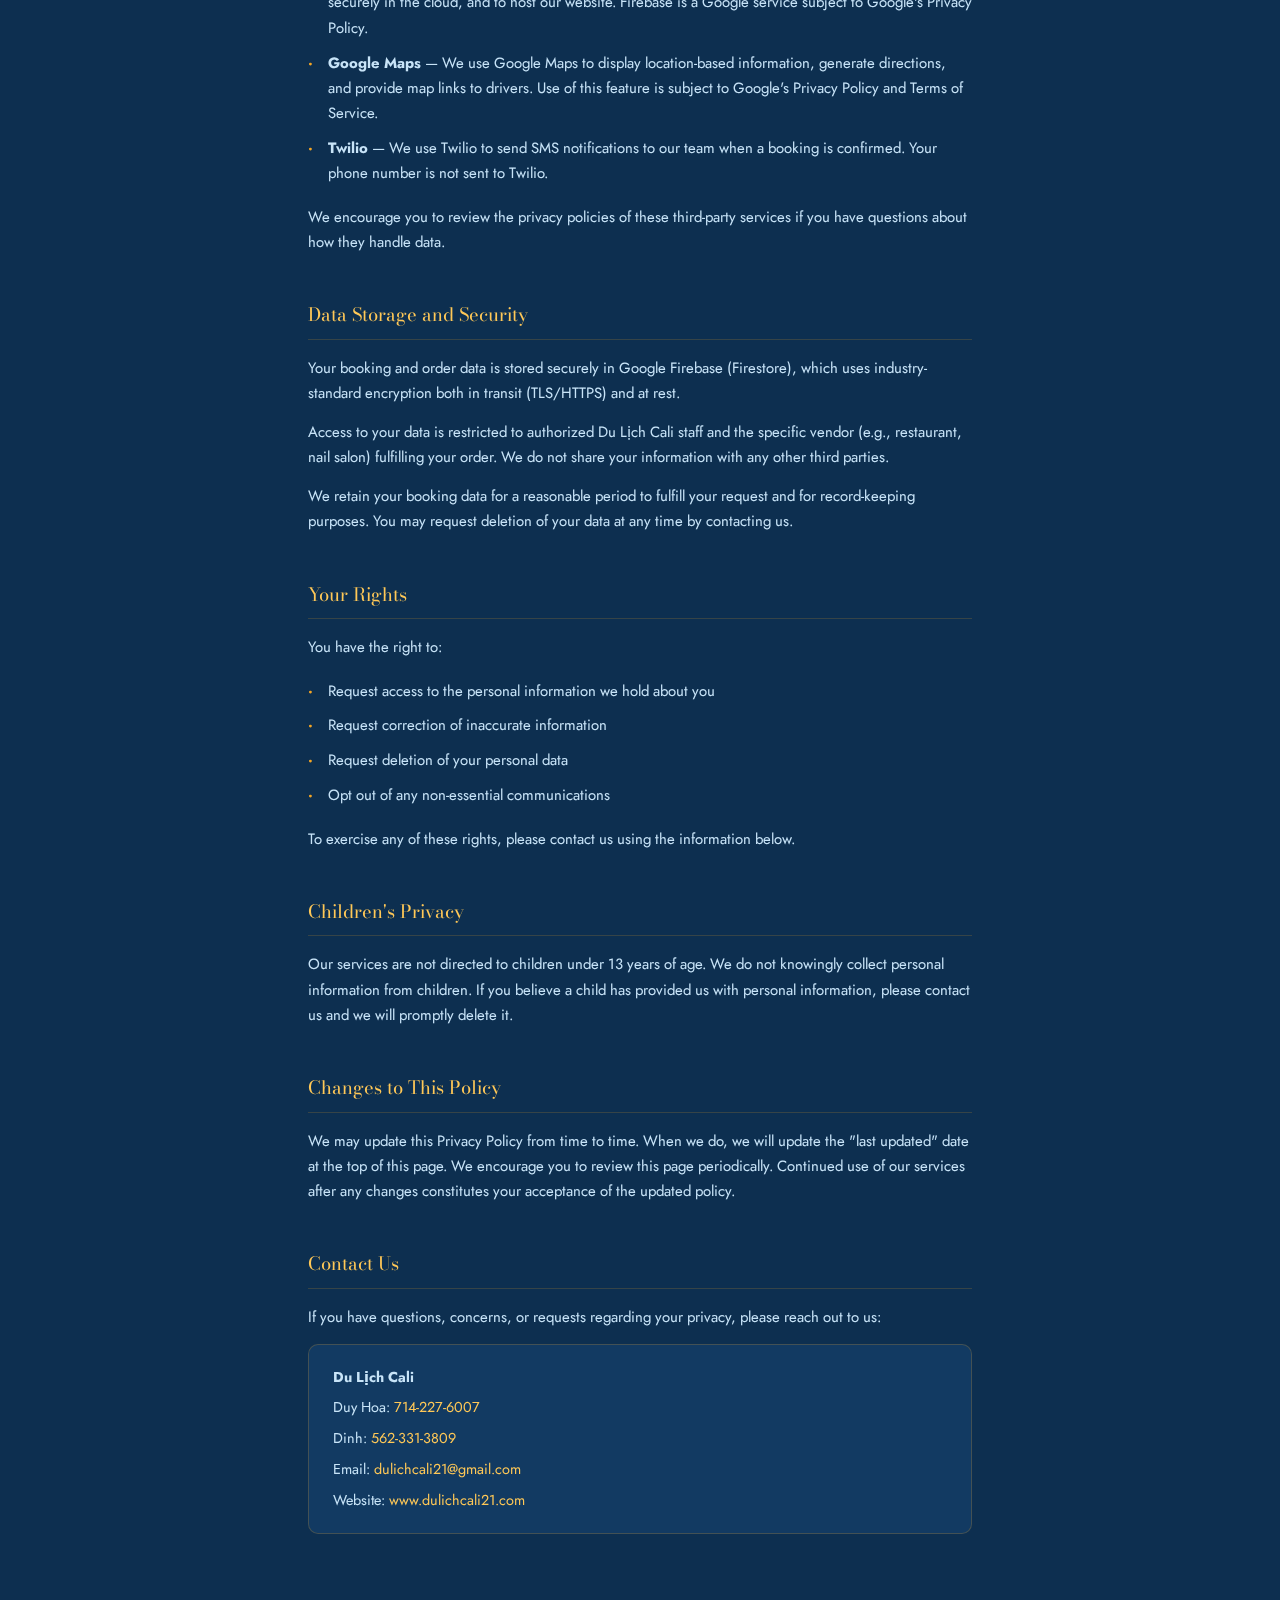
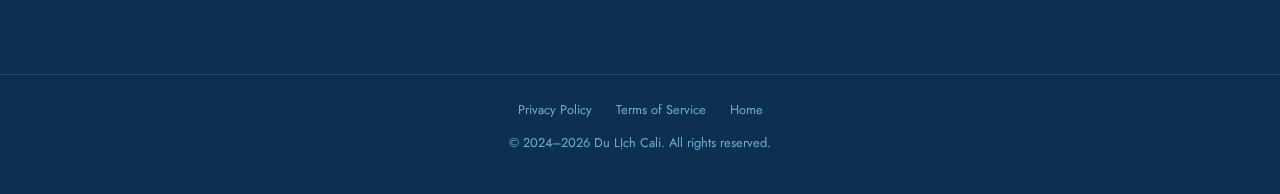
<file: privacy.html>
<!DOCTYPE html>
<html lang="en">
<head>
  <meta charset="UTF-8">
  <meta name="viewport" content="width=device-width, initial-scale=1.0">
  <title>Privacy Policy — Du Lịch Cali</title>
  <meta name="description" content="Privacy Policy for Du Lịch Cali — California travel, airport transfer, and marketplace services.">
  <link rel="icon" type="image/x-icon" href="/favicon.ico">
  <link rel="preconnect" href="https://fonts.googleapis.com">
  <link rel="preconnect" href="https://fonts.gstatic.com" crossorigin>
  <link href="https://fonts.googleapis.com/css2?family=Bodoni+Moda:ital,opsz,wght@0,6..96,400;1,6..96,400&family=Jost:wght@300;400;500;600&display=swap" rel="stylesheet">
  <style>
    :root {
      --navy-900: #0d2f50;
      --navy-800: #123b62;
      --navy-700: #194a78;
      --gold:     #f5a623;
      --gold-lt:  #ffc857;
      --cream:    #fff8ee;
      --text:     #c8e4f8;
      --muted:    #6ab0d4;
      --border:   rgba(255,255,255,0.13);
      --font-d: 'Bodoni Moda', Georgia, serif;
      --font-b: 'Jost', system-ui, sans-serif;
    }

    *, *::before, *::after { box-sizing: border-box; margin: 0; padding: 0; }
    html { scroll-behavior: smooth; }

    body {
      font-family: var(--font-b);
      background: var(--navy-900);
      color: var(--text);
      line-height: 1.7;
      min-height: 100vh;
      -webkit-font-smoothing: antialiased;
    }

    /* Subtle background gradient */
    body::before {
      content: '';
      position: fixed;
      inset: 0;
      background:
        radial-gradient(ellipse 70% 40% at 50% 0%, rgba(245,166,35,0.06) 0%, transparent 60%),
        radial-gradient(ellipse 50% 50% at 85% 85%, rgba(14,165,233,0.06) 0%, transparent 60%);
      pointer-events: none;
      z-index: 0;
    }

    /* ── App Bar ── */
    .app-bar {
      position: sticky;
      top: 0;
      z-index: 100;
      height: 56px;
      display: flex;
      align-items: center;
      justify-content: space-between;
      padding: 0 1.25rem;
      background: rgba(13,47,80,.94);
      backdrop-filter: blur(16px) saturate(160%);
      -webkit-backdrop-filter: blur(16px) saturate(160%);
      border-bottom: 1px solid rgba(245,166,35,0.18);
    }

    .app-bar__brand {
      font-family: var(--font-d);
      font-size: 1.1rem;
      color: var(--gold-lt);
      letter-spacing: .04em;
      text-decoration: none;
    }

    .app-bar__back {
      display: flex;
      align-items: center;
      gap: .4rem;
      font-size: .82rem;
      font-weight: 500;
      color: var(--muted);
      text-decoration: none;
      padding: .4rem .75rem;
      border: 1px solid var(--border);
      border-radius: 20px;
      transition: color .2s, border-color .2s;
    }

    .app-bar__back:hover { color: var(--text); border-color: rgba(255,255,255,0.25); }
    .app-bar__back svg { width: 14px; height: 14px; flex-shrink: 0; }

    /* ── Main content ── */
    .page-wrap {
      position: relative;
      z-index: 1;
      max-width: 760px;
      margin: 0 auto;
      padding: 3rem 1.5rem 5rem;
    }

    /* ── Hero header ── */
    .doc-header {
      margin-bottom: 3rem;
      padding-bottom: 2rem;
      border-bottom: 1px solid var(--border);
    }

    .doc-header__eyebrow {
      font-size: .75rem;
      font-weight: 600;
      letter-spacing: .12em;
      text-transform: uppercase;
      color: var(--gold);
      margin-bottom: .75rem;
    }

    .doc-header__title {
      font-family: var(--font-d);
      font-size: clamp(1.9rem, 5vw, 2.8rem);
      font-weight: 400;
      color: var(--cream);
      line-height: 1.2;
      margin-bottom: 1rem;
    }

    .doc-header__meta {
      font-size: .82rem;
      color: var(--muted);
    }

    /* ── Sections ── */
    .doc-section {
      margin-bottom: 2.75rem;
    }

    .doc-section h2 {
      font-family: var(--font-d);
      font-size: 1.15rem;
      font-weight: 400;
      color: var(--gold-lt);
      margin-bottom: 1rem;
      padding-bottom: .5rem;
      border-bottom: 1px solid rgba(245,166,35,0.18);
    }

    .doc-section p {
      font-size: .93rem;
      color: var(--text);
      margin-bottom: .85rem;
    }

    .doc-section p:last-child { margin-bottom: 0; }

    .doc-section ul {
      list-style: none;
      margin: .5rem 0 .85rem 0;
      padding: 0;
    }

    .doc-section ul li {
      font-size: .93rem;
      color: var(--text);
      padding: .3rem 0 .3rem 1.25rem;
      position: relative;
    }

    .doc-section ul li::before {
      content: '·';
      position: absolute;
      left: 0;
      color: var(--gold);
      font-weight: 700;
    }

    /* ── Contact box ── */
    .contact-box {
      background: rgba(25,74,120,.45);
      border: 1px solid rgba(245,166,35,0.22);
      border-radius: 10px;
      padding: 1.25rem 1.5rem;
      margin-top: .5rem;
    }

    .contact-box p { margin-bottom: .4rem; font-size: .9rem; }
    .contact-box a { color: var(--gold-lt); text-decoration: none; }
    .contact-box a:hover { color: var(--cream); }

    /* ── Footer ── */
    .site-footer {
      position: relative;
      z-index: 1;
      text-align: center;
      padding: 1.5rem 1.5rem 2.5rem;
      border-top: 1px solid var(--border);
      font-size: .8rem;
      color: var(--muted);
    }

    .site-footer a { color: var(--muted); text-decoration: none; }
    .site-footer a:hover { color: var(--text); }
    .site-footer__links { display: flex; justify-content: center; gap: 1.5rem; margin-bottom: .75rem; }

    /* ── Desktop ── */
    @media (min-width: 768px) {
      .page-wrap { padding: 3.5rem 2.5rem 5rem; }
      .doc-header { margin-bottom: 3.5rem; }
    }

    @media (min-width: 1200px) {
      .page-wrap { padding: 4rem 3rem 6rem; }
    }
  </style>
</head>
<body>

  <header class="app-bar">
    <a href="/" class="app-bar__brand">✦ Du Lịch Cali</a>
    <a href="/" class="app-bar__back">
      <svg viewBox="0 0 24 24" fill="none" stroke="currentColor" stroke-width="2.5" stroke-linecap="round" stroke-linejoin="round">
        <path d="M19 12H5M12 5l-7 7 7 7"/>
      </svg>
      Back to Home
    </a>
  </header>

  <main class="page-wrap">

    <div class="doc-header">
      <div class="doc-header__eyebrow">Legal</div>
      <h1 class="doc-header__title">Privacy Policy</h1>
      <p class="doc-header__meta">Last updated: April 3, 2026 &nbsp;·&nbsp; Du Lịch Cali</p>
    </div>

    <div class="doc-section">
      <h2>Introduction</h2>
      <p>Du Lịch Cali ("we", "our", or "us") provides travel, airport transfer, and local marketplace services to the Vietnamese-American community in California. This Privacy Policy explains how we collect, use, and protect the personal information you share with us when using our website at <strong>www.dulichcali21.com</strong>.</p>
      <p>By using our services, you agree to the collection and use of information as described in this policy. We do not sell your personal information to third parties.</p>
    </div>

    <div class="doc-section">
      <h2>Information We Collect</h2>
      <p>We collect only the information necessary to fulfill your service request:</p>
      <ul>
        <li><strong>Name</strong> — to identify you and confirm your booking</li>
        <li><strong>Phone number</strong> — to contact you regarding your booking or order</li>
        <li><strong>Booking and order details</strong> — service type, dates, times, destination, number of passengers, luggage information, food orders, and any special requests</li>
        <li><strong>Delivery or pickup address</strong> — when you request delivery or need transportation to/from a specific location</li>
        <li><strong>Location information</strong> — if you use location-based features (such as entering your current location for transportation requests), this information is used only for that specific request</li>
      </ul>
      <p>We do not collect payment card information directly. Any payment processing is handled separately between you and our team.</p>
    </div>

    <div class="doc-section">
      <h2>How We Use Your Information</h2>
      <p>Your information is used solely to provide and improve our services:</p>
      <ul>
        <li>Process and confirm your bookings, reservations, and food orders</li>
        <li>Contact you to confirm details or notify you of changes</li>
        <li>Connect you with our drivers, guides, or vendor partners</li>
        <li>Provide customer support and respond to your inquiries</li>
        <li>Send order status updates and booking confirmations</li>
        <li>Improve our service quality based on booking patterns</li>
      </ul>
      <p>We will never use your phone number or personal information for unsolicited marketing without your explicit consent.</p>
    </div>

    <div class="doc-section">
      <h2>Third-Party Services</h2>
      <p>We use trusted third-party services to operate our platform. These providers have their own privacy policies governing their data practices:</p>
      <ul>
        <li><strong>Google Firebase (Firestore &amp; Hosting)</strong> — We use Firebase to store booking and order data securely in the cloud, and to host our website. Firebase is a Google service subject to Google's Privacy Policy.</li>
        <li><strong>Google Maps</strong> — We use Google Maps to display location-based information, generate directions, and provide map links to drivers. Use of this feature is subject to Google's Privacy Policy and Terms of Service.</li>
        <li><strong>Twilio</strong> — We use Twilio to send SMS notifications to our team when a booking is confirmed. Your phone number is not sent to Twilio.</li>
      </ul>
      <p>We encourage you to review the privacy policies of these third-party services if you have questions about how they handle data.</p>
    </div>

    <div class="doc-section">
      <h2>Data Storage and Security</h2>
      <p>Your booking and order data is stored securely in Google Firebase (Firestore), which uses industry-standard encryption both in transit (TLS/HTTPS) and at rest.</p>
      <p>Access to your data is restricted to authorized Du Lịch Cali staff and the specific vendor (e.g., restaurant, nail salon) fulfilling your order. We do not share your information with any other third parties.</p>
      <p>We retain your booking data for a reasonable period to fulfill your request and for record-keeping purposes. You may request deletion of your data at any time by contacting us.</p>
    </div>

    <div class="doc-section">
      <h2>Your Rights</h2>
      <p>You have the right to:</p>
      <ul>
        <li>Request access to the personal information we hold about you</li>
        <li>Request correction of inaccurate information</li>
        <li>Request deletion of your personal data</li>
        <li>Opt out of any non-essential communications</li>
      </ul>
      <p>To exercise any of these rights, please contact us using the information below.</p>
    </div>

    <div class="doc-section">
      <h2>Children's Privacy</h2>
      <p>Our services are not directed to children under 13 years of age. We do not knowingly collect personal information from children. If you believe a child has provided us with personal information, please contact us and we will promptly delete it.</p>
    </div>

    <div class="doc-section">
      <h2>Changes to This Policy</h2>
      <p>We may update this Privacy Policy from time to time. When we do, we will update the "last updated" date at the top of this page. We encourage you to review this page periodically. Continued use of our services after any changes constitutes your acceptance of the updated policy.</p>
    </div>

    <div class="doc-section">
      <h2>Contact Us</h2>
      <p>If you have questions, concerns, or requests regarding your privacy, please reach out to us:</p>
      <div class="contact-box">
        <p><strong>Du Lịch Cali</strong></p>
        <p>Duy Hoa: <a href="tel:7142276007">714-227-6007</a></p>
        <p>Dinh: <a href="tel:5623313809">562-331-3809</a></p>
        <p>Email: <a href="mailto:dulichcali21@gmail.com">dulichcali21@gmail.com</a></p>
        <p>Website: <a href="https://www.dulichcali21.com">www.dulichcali21.com</a></p>
      </div>
    </div>

  </main>

  <footer class="site-footer">
    <div class="site-footer__links">
      <a href="/privacy">Privacy Policy</a>
      <a href="/terms">Terms of Service</a>
      <a href="/">Home</a>
    </div>
    <p>&copy; 2024–2026 Du Lịch Cali. All rights reserved.</p>
  </footer>

</body>
</html>
</file>
<file: style.css>

</file>
<file: desktop.css>
/* ================================================================
   Du Lịch Cali — Shared Desktop Responsive Overrides
   Linked from every page. Provides tablet + desktop layout upgrades
   for pages that have inline or isolated mobile-only CSS.
   ================================================================ */

/* ── Tablet 768px+ ──────────────────────────────────────────── */
@media (min-width: 768px) {

  /* ── Marketplace Hub (.hub-*) — tablet overrides ── */
  .hub-app { max-width: none !important; }

  /* ── Vendor Admin (.va-*) ── */
  .va-bar { padding: 0 2rem; }
  .va-bar__inner { max-width: 1200px; margin: 0 auto; }
  .va-body {
    padding: 2rem 3rem 4rem;
    max-width: 1200px;
    margin: 0 auto;
  }

  /* ── Driver Admin (.page-wrap) ── */
  .page-wrap {
    max-width: 900px !important;
    padding: 0 2rem;
  }

  .top-bar { padding: 0 2rem; }

  /* ── Auth / Login pages (.login-wrap) ── */
  .login-wrap {
    max-width: 480px !important;
  }

  /* ── Admin page ── */
  .admin-nav { padding: 0 2rem; }
  .admin-body { gap: 0; }
  .booking-list { width: 340px; flex-shrink: 0; }

  /* ── Thank You page ── */
  .card { max-width: 620px !important; }
}

/* ── Desktop 1200px+ ─────────────────────────────────────────── */
@media (min-width: 1200px) {

  /* ── Marketplace Hub ── */
  /* All hub-* layout now handled by inline style in marketplace/index.html */

  /* Marketplace bar: slightly larger title */
  .mp-bar__title { font-size: 1.2rem; }

  /* Vendor Admin */
  .va-body {
    padding: 2.5rem 4rem 5rem;
    max-width: 1400px;
  }

  /* Driver Admin */
  .page-wrap { max-width: 1100px !important; }

  /* Admin */
  .booking-list { width: 380px; }
}
</file>
